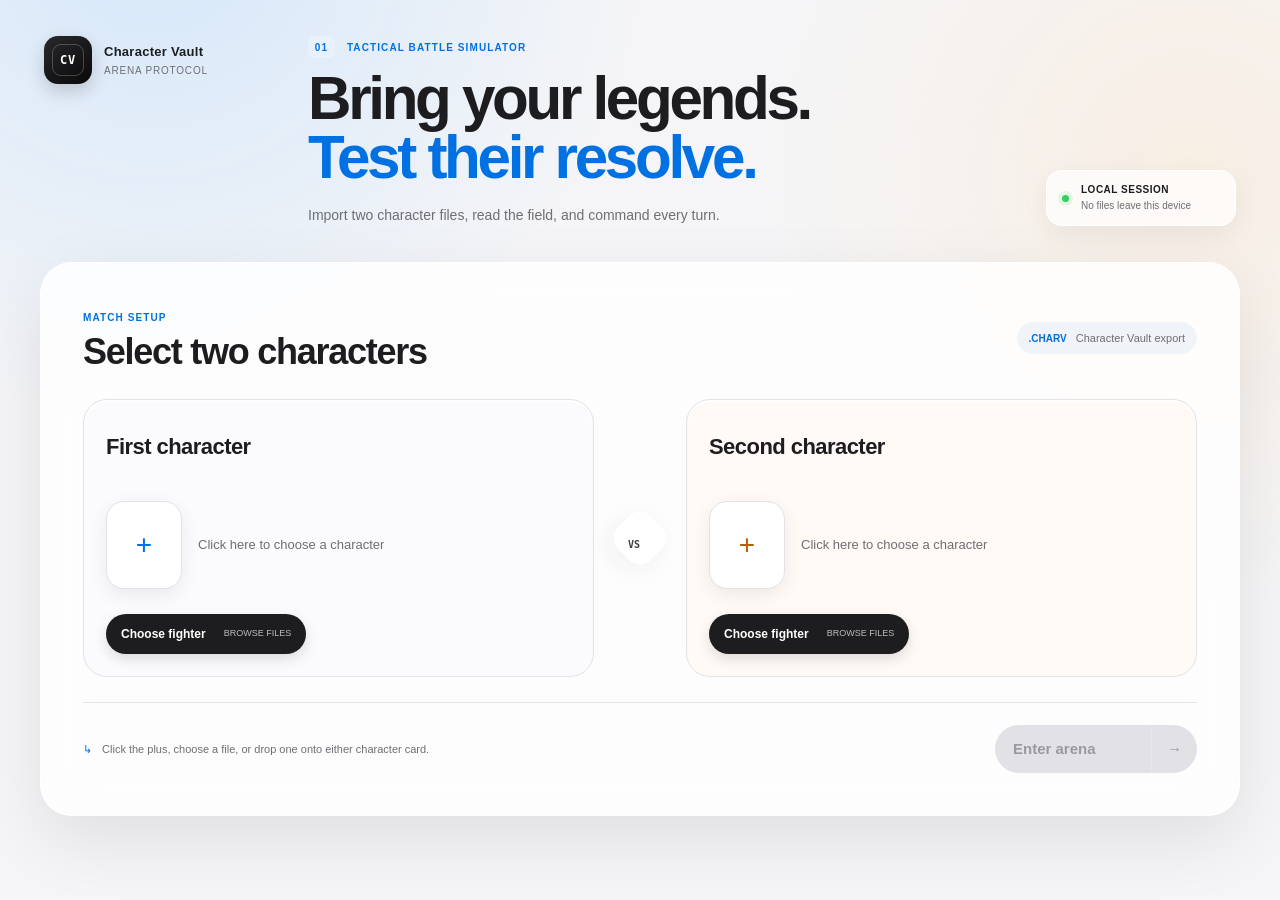
<file: index.html>
<!doctype html><html lang="en"><head><meta charset="utf-8"><meta name="viewport" content="width=device-width, initial-scale=1"><meta http-equiv="refresh" content="0; url=./arena/"><title>Character Vault Battle Arena</title></head><body><a href="./arena/">Open the Battle Arena</a></body></html>
</file>
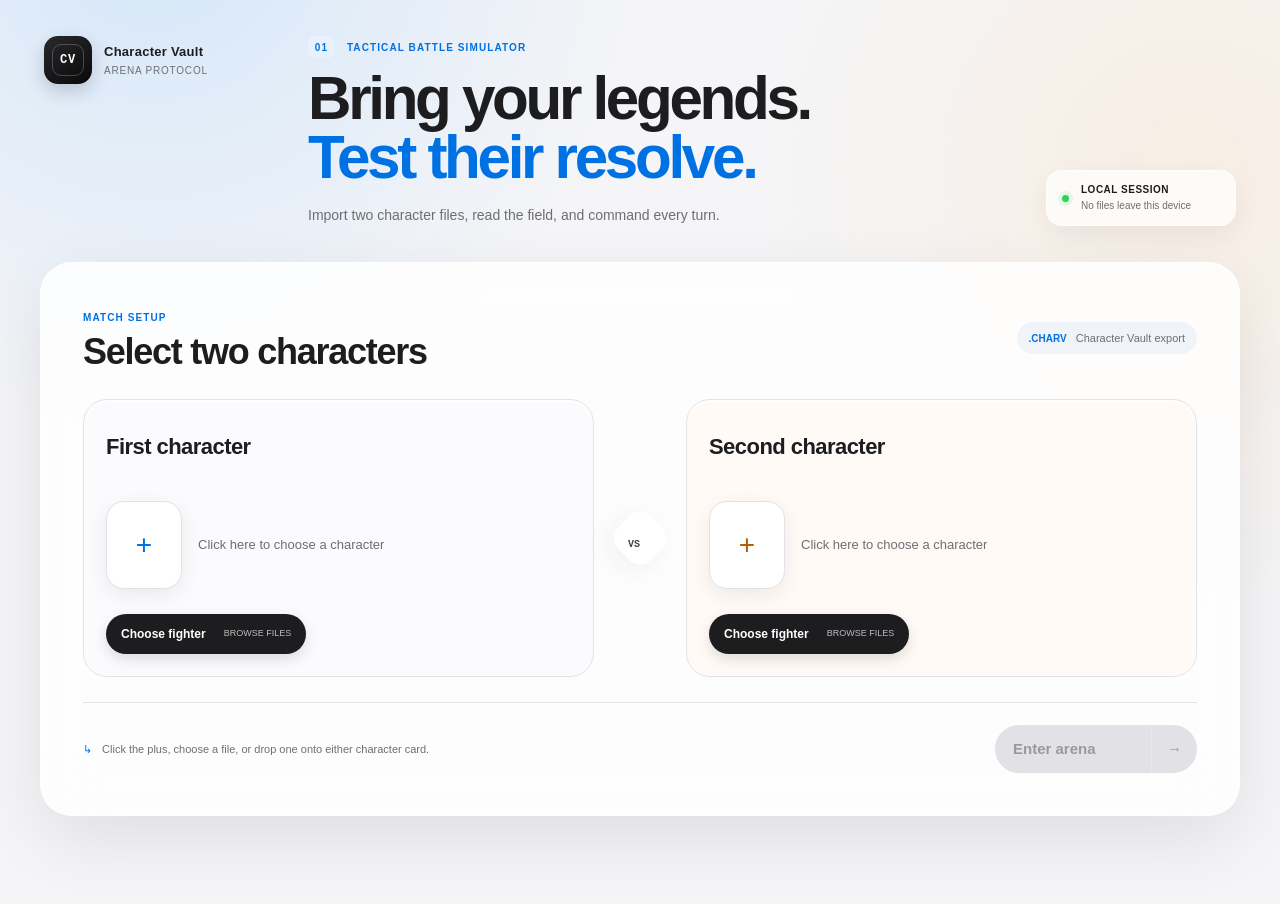
<file: arena/index.html>
<!doctype html>
<html lang="en">
<head>
  <meta charset="utf-8">
  <meta name="viewport" content="width=device-width, initial-scale=1">
  <meta name="theme-color" content="#f5f5f7">
  <meta name="description" content="Import two Character Vault fighters and run a private turn-based battle in your browser.">
  <link rel="icon" href="data:,">
  <title>Character Vault · Battle Arena</title>
  <link rel="stylesheet" href="./arena.css">
</head>
<body>
  <div class="arena-backdrop" aria-hidden="true">
    <span class="backdrop-orbit orbit-one"></span>
    <span class="backdrop-orbit orbit-two"></span>
    <span class="backdrop-axis"></span>
  </div>
  <main class="arena-shell">
    <header class="arena-header">
      <a class="arena-brand" href="./" aria-label="Character Vault Arena home">
        <span class="arena-mark" aria-hidden="true"><i></i><b>CV</b></span>
        <span class="brand-copy"><strong>Character Vault</strong><small>Arena protocol</small></span>
      </a>
      <div class="arena-intro">
        <div class="arena-eyebrow"><span>01</span> Tactical battle simulator</div>
        <h1>Bring your legends.<br><em>Test their resolve.</em></h1>
        <p>Import two character files, read the field, and command every turn.</p>
      </div>
      <div class="privacy-note"><span aria-hidden="true"></span><strong>Local session</strong><small>No files leave this device</small></div>
    </header>

    <section class="setup-panel" id="fightSetup" aria-labelledby="setupTitle">
      <div class="section-heading">
        <div>
          <span class="step-label">Match setup</span>
          <h2 id="setupTitle">Select two characters</h2>
        </div>
        <span class="file-hint"><b>.charv</b> Character Vault export</span>
      </div>
      <div class="import-grid">
        <section class="import-slot" id="importSlotA" aria-labelledby="slotTitleA">
          <h3 id="slotTitleA">First character</h3>
          <label class="import-preview" id="previewA" for="fileA" title="Choose the first character file"><span class="empty-glyph" aria-hidden="true">+</span><span>Click here to choose a character</span></label>
          <label class="import-button" for="fileA"><span>Choose fighter</span><small>Browse files</small></label>
          <input id="fileA" type="file" accept=".charv,.zip" aria-label="Import Character A file">
        </section>
        <div class="setup-versus" aria-hidden="true"><span>VS</span></div>
        <section class="import-slot" id="importSlotB" aria-labelledby="slotTitleB">
          <h3 id="slotTitleB">Second character</h3>
          <label class="import-preview" id="previewB" for="fileB" title="Choose the second character file"><span class="empty-glyph" aria-hidden="true">+</span><span>Click here to choose a character</span></label>
          <label class="import-button" for="fileB"><span>Choose fighter</span><small>Browse files</small></label>
          <input id="fileB" type="file" accept=".charv,.zip" aria-label="Import Character B file">
        </section>
      </div>
      <div class="setup-footer">
        <p><span aria-hidden="true">↳</span> Click the plus, choose a file, or drop one onto either character card.</p>
        <button class="arena-primary" id="fightStartBtn" type="button" disabled><span>Enter arena</span><i aria-hidden="true">→</i></button>
      </div>
    </section>

    <section class="battle-panel" id="fightArena" aria-label="Battle arena" hidden>
      <div class="battle-topline">
        <div><span class="step-label">Active encounter</span><h2>Arena floor</h2></div>
        <div class="battle-heading-actions">
          <span class="match-mode"><i aria-hidden="true"></i> Turn-based match</span>
          <button class="arena-secondary" id="fightResetBtn" type="button">End session</button>
        </div>
      </div>
      <div class="battle-stage">
        <div class="stage-orb stage-orb-left" aria-hidden="true"></div>
        <div class="stage-orb stage-orb-right" aria-hidden="true"></div>
        <div class="fight-combatants" id="fightCombatants"></div>
        <div class="fight-tempo">
          <div class="fight-turn" id="fightTurnIndicator"></div>
          <div class="fight-upcoming" id="fightUpcoming"></div>
        </div>
      </div>
      <div class="battle-bottom-grid">
        <div class="action-shell">
          <div class="panel-caption"><span>Command deck</span><small>Choose one action</small></div>
          <div class="fight-actions" id="fightActionPanel" hidden></div>
          <div class="battle-controls"><button class="arena-secondary" id="fightAutoBtn" type="button"><span class="auto-indicator" aria-hidden="true"></span> Run auto battle</button></div>
        </div>
        <section class="log-shell" aria-labelledby="logTitle">
          <div class="panel-caption" id="logTitle"><span>Combat record</span><small>Live telemetry</small></div>
          <div class="fight-log" id="fightLog" role="log" aria-live="polite" aria-relevant="additions"></div>
        </section>
      </div>
    </section>
    <p class="arena-status" id="arenaStatus" role="status" aria-live="polite"></p>
  </main>
  <script src="./vendor/jszip.min.js"></script>
  <script src="./charv.js"></script>
  <script src="../static/js/fight.js"></script>
  <script src="./arena.js"></script>
</body>
</html>
</file>
<file: arena/arena.css>
:root {
  color-scheme: light;
  --bg: #f5f5f7;
  --surface: #ffffff;
  --surface-soft: #fbfbfd;
  --surface-tint: #f0f4f8;
  --text: #1d1d1f;
  --muted: #6e6e73;
  --muted-strong: #424245;
  --line: #e2e2e7;
  --line-strong: #d2d2d7;
  --blue: #0071e3;
  --blue-hover: #0077ed;
  --blue-soft: #e8f2ff;
  --green: #248a3d;
  --green-soft: #eaf7ee;
  --orange: #b45f06;
  --orange-soft: #fff3e5;
  --red: #d70015;
  --red-soft: #fff0f1;
  --violet: #6e5bc7;
  --shadow-large: 0 24px 70px rgb(0 0 0 / .09);
  --shadow-card: 0 8px 28px rgb(0 0 0 / .06);
  --sans: -apple-system, BlinkMacSystemFont, "SF Pro Display", "SF Pro Text", "Segoe UI", sans-serif;
  --mono: "SFMono-Regular", Consolas, monospace;
}

* { box-sizing: border-box; }
html { min-height: 100%; background: var(--bg); }
body {
  min-width: 320px;
  min-height: 100vh;
  margin: 0;
  overflow-x: hidden;
  color: var(--text);
  background:
    radial-gradient(circle at 12% -8%, rgb(137 198 255 / .3), transparent 31rem),
    radial-gradient(circle at 93% 19%, rgb(255 220 178 / .28), transparent 27rem),
    var(--bg);
  font-family: var(--sans);
  font-size: 15px;
  line-height: 1.5;
  -webkit-font-smoothing: antialiased;
}
[hidden] { display: none !important; }
button, input, label { font: inherit; }
button { color: inherit; }
button:focus-visible, input:focus-visible, label:focus-visible { outline: 3px solid rgb(0 113 227 / .3); outline-offset: 3px; }
h1, h2, h3, p { margin: 0; }

.arena-backdrop { position: fixed; inset: 0; z-index: -1; overflow: hidden; pointer-events: none; }
.backdrop-orbit { position: absolute; border-radius: 50%; filter: blur(2px); }
.orbit-one { width: 420px; height: 420px; top: -270px; left: 48%; background: rgb(255 255 255 / .74); }
.orbit-two { width: 560px; height: 560px; right: -390px; top: 35%; background: rgb(255 255 255 / .55); }
.backdrop-axis { display: none; }

.arena-shell { width: min(1200px, calc(100% - 48px)); margin: 0 auto; padding: 28px 0 64px; }
.arena-header { display: grid; grid-template-columns: 220px 1fr auto; align-items: end; gap: 44px; padding: 8px 4px 36px; }
.arena-brand { align-self: start; display: inline-flex; align-items: center; gap: 12px; color: inherit; text-decoration: none; }
.arena-mark { position: relative; width: 48px; height: 48px; flex: none; display: grid; place-items: center; border-radius: 14px; color: #fff; background: linear-gradient(145deg, #29292c, #09090a); box-shadow: 0 7px 18px rgb(0 0 0 / .17); }
.arena-mark::before, .arena-mark::after { display: none; }
.arena-mark i { position: absolute; inset: 8px; border: 1px solid rgb(255 255 255 / .22); border-radius: 9px; }
.arena-mark b { position: relative; font: 700 12px/1 var(--mono); letter-spacing: .06em; }
.brand-copy { display: grid; gap: 1px; }
.brand-copy strong { font-size: 13px; letter-spacing: .02em; }
.brand-copy small { color: var(--muted); font-size: 10px; letter-spacing: .08em; text-transform: uppercase; }
.arena-intro { max-width: 650px; }
.arena-eyebrow, .step-label { color: var(--blue); font-size: 10px; font-weight: 700; letter-spacing: .11em; text-transform: uppercase; }
.arena-eyebrow span { display: inline-grid; width: 27px; height: 22px; margin-right: 8px; place-items: center; border-radius: 7px; color: var(--blue); background: var(--blue-soft); }
h1 { margin-top: 12px; font-size: clamp(38px, 4.7vw, 62px); font-weight: 650; line-height: .98; letter-spacing: -.055em; }
h1 em { color: var(--blue); font-style: normal; font-weight: 650; }
.arena-intro > p { margin-top: 17px; color: var(--muted); font-size: 14px; }
.privacy-note { min-width: 190px; display: grid; grid-template-columns: 9px 1fr; column-gap: 10px; padding: 12px 15px; border: 1px solid rgb(255 255 255 / .85); border-radius: 16px; background: rgb(255 255 255 / .68); box-shadow: var(--shadow-card); backdrop-filter: blur(18px); }
.privacy-note > span { grid-row: span 2; align-self: center; width: 7px; height: 7px; border-radius: 50%; background: #30d158; box-shadow: 0 0 0 4px rgb(48 209 88 / .12); }
.privacy-note strong { font-size: 10px; line-height: 1.45; letter-spacing: .05em; text-transform: uppercase; }
.privacy-note small { color: var(--muted); font-size: 10px; }

.setup-panel, .battle-panel { position: relative; padding: clamp(24px, 3.3vw, 42px); border: 1px solid rgb(255 255 255 / .9); border-radius: 32px; background: rgb(255 255 255 / .82); box-shadow: var(--shadow-large); backdrop-filter: blur(28px); }
.setup-panel::before, .setup-panel::after, .battle-panel::before, .battle-panel::after { display: none; }
.section-heading, .battle-topline, .setup-footer { display: flex; align-items: center; justify-content: space-between; gap: 20px; }
h2 { margin-top: 6px; font-size: clamp(27px, 3vw, 36px); font-weight: 650; line-height: 1.06; letter-spacing: -.035em; }
.file-hint { padding: 8px 12px; border-radius: 999px; color: var(--muted); background: var(--surface-tint); font-size: 11px; }
.file-hint b { margin-right: 6px; color: var(--blue); font-size: 10px; text-transform: uppercase; }

.import-grid { display: grid; grid-template-columns: minmax(0, 1fr) 60px minmax(0, 1fr); align-items: stretch; gap: 16px; margin: 27px 0 25px; }
.import-slot { position: relative; min-height: 278px; padding: 22px; display: flex; flex-direction: column; align-items: flex-start; overflow: hidden; border: 1px solid var(--line); border-radius: 24px; background: var(--surface-soft); box-shadow: 0 2px 0 rgb(255 255 255) inset; transition: border-color .2s ease, transform .2s ease, box-shadow .2s ease; }
.import-slot:last-child { background: #fffaf5; }
.import-slot.dragging { border-color: var(--blue); transform: translateY(-3px); box-shadow: 0 12px 30px rgb(0 113 227 / .1); }
.import-slot.loaded { border-color: #8bc1fa; box-shadow: 0 10px 30px rgb(0 113 227 / .08); }
.import-slot:last-child.loaded { border-color: #efbd87; box-shadow: 0 10px 30px rgb(180 95 6 / .08); }
.import-slot h3 { margin: 8px 0 14px; font-size: 22px; font-weight: 650; letter-spacing: -.025em; }
.import-preview { width: 100%; min-width: 0; flex: 1; display: flex; align-items: center; gap: 16px; color: var(--muted); font-size: 13px; cursor: pointer; border-radius: 18px; }
.import-preview:hover .empty-glyph { color: #fff; background: var(--blue); transform: translateY(-2px); box-shadow: 0 9px 24px rgb(0 113 227 / .2); }
.import-slot:last-child .import-preview:hover .empty-glyph { color: #fff; background: var(--orange); box-shadow: 0 9px 24px rgb(180 95 6 / .18); }
.import-preview strong { display: block; color: var(--text); font-size: 21px; font-weight: 650; line-height: 1.1; letter-spacing: -.02em; overflow-wrap: anywhere; }
.import-preview small { display: block; margin-top: 6px; color: var(--muted); font-size: 10px; text-transform: uppercase; letter-spacing: .04em; }
.import-preview img, .empty-glyph { width: 76px; height: 88px; flex: none; border-radius: 18px; border: 1px solid var(--line); object-fit: cover; background: #fff; box-shadow: 0 6px 20px rgb(0 0 0 / .07); transition: color .18s ease, background .18s ease, transform .18s ease, box-shadow .18s ease; }
.empty-glyph { display: grid; place-items: center; color: var(--blue); font-size: 28px; font-weight: 300; }
.import-slot:last-child .empty-glyph { color: var(--orange); }
.import-button, .arena-primary, .arena-secondary { border: 0; border-radius: 999px; cursor: pointer; transition: background .18s ease, transform .18s ease, box-shadow .18s ease; }
.import-button { min-width: 182px; display: flex; align-items: center; justify-content: space-between; gap: 18px; padding: 11px 15px; color: #fff; background: var(--text); box-shadow: 0 5px 14px rgb(0 0 0 / .13); }
.import-button > span { font-size: 12px; font-weight: 650; }
.import-button > small { color: rgb(255 255 255 / .7); font-size: 9px; text-transform: uppercase; }
.import-button:hover { background: #000; transform: translateY(-1px); }
.import-slot input[type=file] { position: absolute; width: 1px; height: 1px; opacity: 0; overflow: hidden; }
.setup-versus { display: grid; place-items: center; }
.setup-versus::before, .setup-versus::after { display: none; }
.setup-versus span { width: 46px; height: 46px; display: grid; place-items: center; border-radius: 15px; color: var(--muted-strong); background: #fff; box-shadow: var(--shadow-card); font-size: 0; transform: rotate(45deg); }
.setup-versus span::after { content: "VS"; font: 700 10px var(--mono); transform: rotate(-45deg); }
.setup-footer { padding-top: 22px; border-top: 1px solid var(--line); }
.setup-footer p { color: var(--muted); font-size: 11px; }
.setup-footer p span { margin-right: 7px; color: var(--blue); }
.arena-primary { min-width: 202px; padding: 0; display: inline-flex; align-items: stretch; justify-content: space-between; color: #fff; background: var(--blue); box-shadow: 0 8px 20px rgb(0 113 227 / .22); font-weight: 650; }
.arena-primary > span { padding: 13px 18px; }
.arena-primary > i { width: 46px; display: grid; place-items: center; border-left: 1px solid rgb(255 255 255 / .22); font-style: normal; }
.arena-primary:hover:not(:disabled) { background: var(--blue-hover); transform: translateY(-2px); }
.arena-primary:disabled { color: #99999f; background: #e1e1e6; box-shadow: none; cursor: not-allowed; }
.arena-secondary { padding: 10px 16px; color: var(--text); background: #ededf1; font-size: 11px; font-weight: 650; }
.arena-secondary:hover { background: #e2e2e7; transform: translateY(-1px); }

.battle-topline { margin-bottom: 22px; }
.fight-combatants { display: grid; grid-template-columns: minmax(0, 1fr) 46px minmax(0, 1fr); align-items: stretch; gap: 14px; }
.fighter { position: relative; min-width: 0; padding: 19px; border: 1px solid var(--line); border-radius: 24px; background: var(--surface); box-shadow: var(--shadow-card); }
.fighter::before { position: absolute; inset: 0 20px auto; height: 4px; border-radius: 0 0 5px 5px; content: ""; background: var(--blue); }
.fighter:last-child::before { background: #e88728; }
.fighter-identity { display: grid; grid-template-columns: auto minmax(0, 1fr) auto; align-items: center; gap: 13px; margin-bottom: 15px; }
.fighter-portrait { position: relative; width: 72px; height: 82px; overflow: hidden; border-radius: 18px; background: var(--surface-tint); box-shadow: 0 5px 16px rgb(0 0 0 / .09); }
.fighter-portrait img { width: 100%; height: 100%; display: block; object-fit: cover; }
.adjustable-thumb { object-position: var(--thumb-x, 50%) var(--thumb-y, 50%) !important; transform: scale(var(--thumb-zoom, 1)); transform-origin: var(--thumb-x, 50%) var(--thumb-y, 50%); }
.fighter-portrait-fallback { width: 100%; height: 100%; display: grid; place-items: center; color: var(--blue); font-size: 32px; font-weight: 650; }
.fighter:last-child .fighter-portrait-fallback { color: var(--orange); }
.fighter-heading { min-width: 0; }
.fighter-slot { display: block; margin-bottom: 4px; color: var(--blue); font-size: 9px; font-weight: 700; letter-spacing: .08em; text-transform: uppercase; }
.fighter:last-child .fighter-slot { color: var(--orange); }
.fighter-name { font-size: 22px; font-weight: 650; line-height: 1.05; letter-spacing: -.025em; overflow-wrap: anywhere; }
.fighter-state-badge { align-self: start; padding: 5px 8px; border-radius: 999px; color: var(--muted-strong); background: #ededf1; font-size: 8px; font-weight: 700; letter-spacing: .05em; text-transform: uppercase; }
.fighter-state-badge.active { color: var(--blue); background: var(--blue-soft); }
.fighter-state-badge.guard { color: var(--violet); background: #f1efff; }
.fighter-state-badge.danger { color: var(--red); background: var(--red-soft); }
.bar { position: relative; height: 24px; margin-top: 8px; overflow: hidden; border-radius: 999px; background: #ececf0; }
.bar-fill { height: 100%; border-radius: inherit; transition: width .35s ease; }
.bar.hp .bar-fill { background: linear-gradient(90deg, #34a853, #5ac878); }
.bar.mana .bar-fill { background: linear-gradient(90deg, #2d7fd3, #64a8ef); }
.bar-label { position: absolute; inset: 0; display: grid; place-items: center; color: #fff; font: 700 9px var(--mono); text-shadow: 0 1px 3px rgb(0 0 0 / .25); }
.fighter-stat-grid { display: grid; grid-template-columns: repeat(6, minmax(0, 1fr)); gap: 5px; margin-top: 13px; }
.fighter-stat { min-width: 0; padding: 8px 4px 7px; display: grid; justify-items: center; border-radius: 11px; background: #f3f3f6; text-align: center; }
.fighter-stat > span { color: var(--muted); font-size: 8px; font-weight: 700; }
.fighter-stat > strong { margin-top: 3px; font: 700 13px var(--mono); }
.fighter-stat > small { color: var(--muted); font-size: 8px; }
.fighter-effect-groups { display: grid; gap: 7px; margin-top: 12px; }
.fighter-effect-group { padding: 9px 11px; border-radius: 13px; background: var(--surface-soft); }
.fighter-effect-heading { display: flex; justify-content: space-between; gap: 10px; margin-bottom: 6px; color: var(--muted); font-size: 8px; font-weight: 700; letter-spacing: .06em; text-transform: uppercase; }
.fighter-effect-heading b { color: var(--muted-strong); }
.fighter-effects { display: flex; flex-wrap: wrap; gap: 5px; }
.effect-empty { color: #9a9aa0; font-size: 10px; }
.effect-pill { display: inline-flex; flex-wrap: wrap; gap: 5px; padding: 5px 8px; border-radius: 999px; color: var(--muted-strong); background: #ededf1; font-size: 9px; }
.effect-pill.buff, .effect-pill.immune { color: var(--green); background: var(--green-soft); }
.effect-pill.debuff, .effect-pill.dot { color: var(--red); background: var(--red-soft); }
.effect-pill.cooldown { color: var(--orange); background: var(--orange-soft); }
.effect-name { font-weight: 700; }
.effect-detail { opacity: .78; }
.fight-vs { display: grid; place-items: center; color: var(--muted); }
.fight-vs span { font: 700 10px var(--mono); letter-spacing: .08em; writing-mode: vertical-rl; }

.fight-tempo { margin: 15px 0; padding: 12px 15px; display: flex; align-items: center; justify-content: space-between; gap: 16px; border-radius: 15px; background: #f0f0f3; }
.fight-turn { font-size: 11px; font-weight: 700; letter-spacing: .04em; text-transform: uppercase; }
.fight-turn:not(:empty)::before { display: inline-block; width: 7px; height: 7px; margin-right: 9px; border-radius: 50%; content: ""; background: var(--blue); box-shadow: 0 0 0 4px rgb(0 113 227 / .1); vertical-align: 1px; }
.fight-upcoming { color: var(--muted); font-size: 9px; text-align: right; }
.battle-bottom-grid { display: grid; grid-template-columns: minmax(0, 1.65fr) minmax(280px, .82fr); gap: 15px; align-items: start; }
.action-shell, .log-shell { min-width: 0; padding: 18px; border: 1px solid var(--line); border-radius: 22px; background: var(--surface); box-shadow: var(--shadow-card); }
.panel-caption { display: flex; align-items: baseline; justify-content: space-between; gap: 12px; margin-bottom: 15px; color: var(--blue); font-size: 9px; font-weight: 700; letter-spacing: .1em; text-transform: uppercase; }
.panel-caption small { color: var(--muted); font-size: 8px; letter-spacing: .05em; }
.fight-action-head { display: grid; grid-template-columns: auto 1fr auto; align-items: baseline; gap: 10px; margin-bottom: 15px; padding-bottom: 12px; border-bottom: 1px solid var(--line); }
.fight-action-head > span { color: var(--blue); font-size: 8px; font-weight: 700; text-transform: uppercase; }
.fight-action-head > strong { font-size: 19px; font-weight: 650; letter-spacing: -.02em; }
.fight-action-head > small { color: var(--muted); font-size: 9px; }
.fight-action-section + .fight-action-section { margin-top: 16px; }
.fight-action-section-title { margin-bottom: 8px; color: var(--muted); font-size: 8px; font-weight: 700; letter-spacing: .08em; text-transform: uppercase; }
.fight-action-grid { display: grid; grid-template-columns: repeat(2, minmax(0, 1fr)); gap: 8px; }
.fight-action-section.tactics .fight-action-grid { grid-template-columns: repeat(3, minmax(0, 1fr)); }
.fight-actions button { position: relative; min-width: 0; min-height: 100px; padding: 12px 13px; display: flex; flex-direction: column; align-items: stretch; border: 1px solid var(--line); border-radius: 16px; background: var(--surface-soft); color: var(--text); text-align: left; cursor: pointer; overflow: hidden; transition: border-color .16s ease, background .16s ease, transform .16s ease, box-shadow .16s ease; }
.fight-actions button::before { position: absolute; inset: 0 auto 0 0; width: 4px; content: ""; background: var(--blue); }
.fight-actions button:hover:not(:disabled) { border-color: #b9d7f7; background: #fff; transform: translateY(-2px); box-shadow: 0 8px 20px rgb(0 0 0 / .07); }
.fight-actions button:disabled { opacity: .4; cursor: not-allowed; }
.fight-actions button.kind-heal::before, .fight-actions button.kind-buff::before, .fight-actions button.kind-immunity::before, .fight-actions button.kind-thorns::before { background: #34a853; }
.fight-actions button.kind-debuff::before, .fight-actions button.kind-stun::before, .fight-actions button.kind-bleed::before, .fight-actions button.kind-poison::before, .fight-actions button.kind-slow::before { background: var(--red); }
.fight-actions button.defend::before { background: var(--violet); }
.fight-actions button.auto-decide::before { background: var(--orange); }
.fa-top { display: flex; align-items: center; justify-content: space-between; gap: 8px; }
.fa-kind, .fa-cost { color: var(--muted); font-size: 8px; font-weight: 700; text-transform: uppercase; }
.fa-cost { text-align: right; }
.fa-label { margin-top: 9px; font-size: 13px; font-weight: 700; line-height: 1.2; }
.fa-description { margin-top: 4px; color: var(--muted-strong); font-size: 10px; line-height: 1.35; }
.fa-preview { margin-top: auto; padding-top: 7px; color: var(--muted); font-size: 9px; line-height: 1.35; }
.fight-action-empty { grid-column: 1 / -1; padding: 14px; border-radius: 14px; background: #f3f3f6; color: var(--muted); font-size: 11px; }
.battle-controls { margin-top: 14px; padding-top: 14px; border-top: 1px solid var(--line); }
.battle-controls button { width: 100%; display: flex; align-items: center; justify-content: center; gap: 9px; }
.auto-indicator { width: 7px; height: 7px; border-radius: 50%; background: var(--orange); }
.fight-log { height: 450px; overflow: auto; scrollbar-color: #c7c7cc transparent; }
.fight-log > div { position: relative; padding: 10px 4px 10px 21px; border-bottom: 1px solid var(--line); color: var(--muted-strong); font-size: 10px; line-height: 1.5; }
.fight-log > div::before { position: absolute; top: 15px; left: 5px; width: 5px; height: 5px; border-radius: 50%; content: ""; background: #c7c7cc; }
.fight-log > div:last-child { color: var(--text); font-weight: 550; }
.fight-log > div:last-child::before { background: var(--blue); box-shadow: 0 0 0 4px rgb(0 113 227 / .1); }
.arena-status { min-height: 24px; padding: 11px 4px 0; color: var(--blue); font-size: 11px; }
.arena-status.error { color: var(--red); }

@media (max-width: 980px) {
  .arena-header { grid-template-columns: auto 1fr; gap: 28px; }
  .arena-brand { grid-column: 1 / -1; }
  .privacy-note { align-self: end; }
  .fighter-stat-grid { grid-template-columns: repeat(3, minmax(0, 1fr)); }
}
@media (max-width: 820px) {
  .arena-shell { width: min(100% - 30px, 680px); }
  .arena-header { grid-template-columns: 1fr; gap: 22px; }
  .privacy-note { width: max-content; }
  .import-grid { grid-template-columns: 1fr; gap: 11px; }
  .setup-versus { height: 48px; }
  .setup-versus span { width: 38px; height: 38px; border-radius: 12px; }
  .battle-bottom-grid { grid-template-columns: 1fr; }
  .fight-log { height: 220px; }
}
@media (max-width: 620px) {
  .arena-shell { width: min(100% - 20px, 500px); padding: 18px 0 38px; }
  .arena-header { padding: 4px 2px 25px; }
  .arena-mark { width: 43px; height: 43px; border-radius: 13px; }
  h1 { font-size: clamp(36px, 11vw, 48px); }
  .arena-intro > p { max-width: 390px; }
  .privacy-note { display: none; }
  .setup-panel, .battle-panel { padding: 18px; border-radius: 25px; }
  .section-heading { align-items: flex-start; }
  .file-hint { display: none; }
  .import-grid { margin: 20px 0; }
  .import-slot { min-height: 232px; padding: 17px; border-radius: 20px; }
  .import-preview img, .empty-glyph { width: 62px; height: 72px; border-radius: 15px; }
  .setup-footer { align-items: stretch; flex-direction: column; }
  .arena-primary { width: 100%; }
  .fight-combatants { grid-template-columns: 1fr; gap: 8px; }
  .fight-vs { height: 18px; }
  .fight-vs span { writing-mode: horizontal-tb; }
  .fighter { padding: 15px; border-radius: 20px; }
  .fighter-portrait { width: 58px; height: 66px; border-radius: 15px; }
  .fighter-name { font-size: 20px; }
  .fight-tempo { align-items: flex-start; flex-direction: column; gap: 5px; }
  .fight-upcoming { text-align: left; }
  .action-shell, .log-shell { padding: 14px; border-radius: 19px; }
  .fight-action-head { grid-template-columns: auto 1fr; }
  .fight-action-head > small { grid-column: 1 / -1; }
  .fight-action-grid, .fight-action-section.tactics .fight-action-grid { grid-template-columns: 1fr 1fr; }
  .fight-actions button { min-height: 106px; }
}
@media (max-width: 400px) {
  .fight-action-grid, .fight-action-section.tactics .fight-action-grid { grid-template-columns: 1fr; }
  .fight-actions button { min-height: 94px; }
}
@media (prefers-reduced-motion: reduce) {
  *, *::before, *::after { scroll-behavior: auto !important; transition-duration: .01ms !important; animation-duration: .01ms !important; }
}

/* Focused battle experience. The combat engine remains in static/js/fight.js. */
.battle-active {
  background:
    radial-gradient(circle at 10% 5%, rgb(129 196 255 / .34), transparent 32rem),
    radial-gradient(circle at 92% 7%, rgb(255 194 132 / .3), transparent 30rem),
    #f3f5f8;
}
.battle-active .arena-shell { width: min(1420px, calc(100% - 40px)); padding-top: 16px; }
.battle-active .arena-header { display: flex; align-items: center; justify-content: space-between; min-height: 58px; padding: 0 6px 16px; }
.battle-active .arena-intro, .battle-active .privacy-note { display: none; }
.battle-active .arena-mark { width: 42px; height: 42px; border-radius: 13px; }
.battle-active .brand-copy small { color: var(--blue); }
.battle-active .battle-panel { padding: 0; border: 0; border-radius: 0; background: transparent; box-shadow: none; backdrop-filter: none; }
.battle-topline { min-height: 68px; margin: 0 0 14px; padding: 0 4px; }
.battle-topline h2 { font-size: clamp(30px, 3vw, 42px); }
.battle-heading-actions { display: flex; align-items: center; gap: 10px; }
.match-mode { display: inline-flex; min-height: 38px; align-items: center; gap: 9px; padding: 0 14px; border-radius: 999px; color: var(--muted-strong); background: rgb(255 255 255 / .72); box-shadow: 0 5px 18px rgb(0 0 0 / .05); font-size: 11px; font-weight: 600; }
.match-mode i { width: 8px; height: 8px; border-radius: 50%; background: #30c75b; box-shadow: 0 0 0 4px rgb(48 199 91 / .12); }

.battle-stage { position: relative; padding: 30px 30px 18px; overflow: hidden; border: 1px solid rgb(255 255 255 / .9); border-radius: 34px; background: linear-gradient(135deg, rgb(234 246 255 / .96), rgb(255 255 255 / .94) 48%, rgb(255 244 232 / .94)); box-shadow: 0 22px 60px rgb(39 62 92 / .12), inset 0 1px 0 #fff; animation: arena-arrive .36s cubic-bezier(.2,.8,.2,1) both; }
.battle-stage::before { position: absolute; inset: 18px; border: 1px solid rgb(255 255 255 / .8); border-radius: 25px; content: ""; pointer-events: none; }
.battle-stage::after { position: absolute; left: 50%; top: 24px; bottom: 76px; width: 1px; content: ""; background: linear-gradient(transparent, rgb(94 111 130 / .14), transparent); pointer-events: none; }
.stage-orb { position: absolute; width: 310px; height: 310px; border-radius: 50%; filter: blur(2px); pointer-events: none; }
.stage-orb-left { top: -190px; left: -80px; background: rgb(85 174 255 / .18); }
.stage-orb-right { right: -90px; bottom: -210px; background: rgb(255 159 64 / .18); }
.fight-combatants { position: relative; z-index: 1; grid-template-columns: minmax(0, 1fr) 74px minmax(0, 1fr); align-items: center; gap: 18px; }
.fighter { padding: 22px; border: 1px solid rgb(255 255 255 / .92); border-radius: 27px; background: rgb(255 255 255 / .88); box-shadow: 0 16px 38px rgb(46 75 108 / .1), inset 0 1px 0 #fff; backdrop-filter: blur(16px); transition: box-shadow .22s ease, transform .22s ease, border-color .22s ease; }
.fighter::before { inset: 0 28px auto; height: 5px; border-radius: 0 0 8px 8px; }
.fighter:has(.fighter-state-badge.active) { border-color: rgb(0 113 227 / .28); box-shadow: 0 18px 44px rgb(0 113 227 / .16), 0 0 0 4px rgb(0 113 227 / .06); transform: translateY(-3px); }
.fighter:last-child:has(.fighter-state-badge.active) { border-color: rgb(232 135 40 / .35); box-shadow: 0 18px 44px rgb(232 135 40 / .16), 0 0 0 4px rgb(232 135 40 / .06); }
.fighter-identity { grid-template-columns: auto minmax(0, 1fr) auto; gap: 16px; margin-bottom: 17px; }
.fighter-portrait { width: 96px; height: 110px; border: 4px solid #fff; border-radius: 24px; box-shadow: 0 10px 28px rgb(0 0 0 / .13); }
.fighter-portrait-fallback { font-size: 40px; }
.fighter-slot { margin-bottom: 6px; font-size: 10px; }
.fighter-name { font-size: clamp(23px, 2vw, 30px); }
.fighter-state-badge { min-height: 28px; display: inline-flex; align-items: center; padding: 0 10px; font-size: 9px; }
.fighter-state-badge.active::before { width: 6px; height: 6px; margin-right: 6px; border-radius: 50%; content: ""; background: currentColor; }
.fighter-state-controls { align-self: start; display: grid; justify-items: end; gap: 6px; }
.fighter-details-toggle { min-height: 36px; padding: 0 11px; border: 0; border-radius: 999px; color: var(--blue); background: var(--blue-soft); font-size: 10px; font-weight: 650; cursor: pointer; transition: background .18s ease, transform .18s ease; }
.fighter-details-toggle:hover { background: #dcecff; }
.fighter-details-toggle:active { transform: scale(.97); }
.fighter-details { display: none; }
.fighter.details-open .fighter-details { display: block; animation: details-open .2s ease-out both; }
.bar { height: 29px; margin-top: 9px; border: 4px solid rgb(240 240 244 / .9); background: #e7e8ec; }
.bar-label { font-size: 10px; }
.fighter-stat-grid { gap: 7px; margin-top: 15px; }
.fighter-stat { min-height: 58px; align-content: center; border-radius: 15px; background: rgb(244 245 248 / .88); }
.fighter-stat > span { font-size: 9px; }
.fighter-stat > strong { font-size: 14px; }
.fighter-stat > small { font-size: 9px; }
.fighter-effect-groups { grid-template-columns: repeat(auto-fit, minmax(130px, 1fr)); gap: 8px; margin-top: 13px; }
.fighter-effect-group { min-width: 0; padding: 10px 12px; border: 1px solid #eeeef2; border-radius: 15px; background: rgb(255 255 255 / .72); }
.fighter-effect-heading { font-size: 9px; }
.effect-empty, .effect-pill { font-size: 10px; }
.fight-vs span { width: 58px; height: 58px; display: grid; place-items: center; border-radius: 50%; color: #fff; background: linear-gradient(145deg, #343438, #111113); box-shadow: 0 12px 28px rgb(0 0 0 / .2), 0 0 0 8px rgb(255 255 255 / .7); font-size: 11px; writing-mode: horizontal-tb; }
.fight-tempo { position: relative; z-index: 2; min-height: 52px; margin: 18px 0 0; padding: 10px 17px; border: 1px solid rgb(255 255 255 / .95); border-radius: 17px; background: rgb(255 255 255 / .8); box-shadow: 0 8px 24px rgb(43 65 90 / .07); backdrop-filter: blur(14px); }
.fight-turn { font-size: 12px; }
.fight-upcoming { font-size: 10px; }

.battle-bottom-grid { grid-template-columns: minmax(0, 1.9fr) minmax(290px, .78fr); gap: 16px; margin-top: 16px; }
.action-shell, .log-shell { padding: 20px; border-color: rgb(255 255 255 / .9); border-radius: 27px; background: rgb(255 255 255 / .88); box-shadow: 0 16px 40px rgb(39 62 92 / .09); backdrop-filter: blur(18px); }
.panel-caption { margin-bottom: 17px; font-size: 10px; }
.panel-caption small { font-size: 9px; }
.fight-action-head { min-height: 52px; align-items: center; margin-bottom: 17px; padding: 0 0 14px; }
.fight-action-head > span { padding: 5px 8px; border-radius: 999px; background: var(--blue-soft); font-size: 9px; }
.fight-action-head > strong { font-size: 23px; }
.fight-action-head > small { font-size: 10px; }
.fight-action-section + .fight-action-section { margin-top: 18px; }
.fight-action-section-title { margin-bottom: 9px; font-size: 9px; }
.fight-action-grid { gap: 9px; }
.fight-actions button { min-height: 112px; padding: 14px 15px 13px 18px; border-color: #e4e5e9; border-radius: 19px; background: linear-gradient(145deg, #fff, #f8f8fa); box-shadow: 0 5px 14px rgb(0 0 0 / .035); }
.fight-actions button::before { width: 5px; }
.fight-actions button:hover:not(:disabled) { border-color: #acd2fb; box-shadow: 0 11px 24px rgb(0 113 227 / .09); }
.fight-actions button:active:not(:disabled) { transform: scale(.985); }
.fa-kind, .fa-cost { font-size: 9px; }
.fa-label { margin-top: 10px; font-size: 15px; }
.fa-description { font-size: 11px; }
.fa-preview { font-size: 10px; }
.battle-controls { margin-top: 16px; padding-top: 16px; }
.battle-controls button { min-height: 46px; color: #fff; background: #1d1d1f; }
.battle-controls button:hover { color: #fff; background: #000; }
.log-shell { position: sticky; top: 16px; }
.fight-log { height: 510px; }
.fight-log > div { padding: 12px 5px 12px 23px; font-size: 11px; }
.fight-log > div::before { top: 17px; }
.battle-active .arena-status { display: none; }

@keyframes arena-arrive {
  from { opacity: 0; transform: translateY(10px) scale(.992); }
  to { opacity: 1; transform: none; }
}
@keyframes details-open {
  from { opacity: 0; transform: translateY(-4px); }
  to { opacity: 1; transform: none; }
}

@media (max-width: 1050px) {
  .battle-active .arena-shell { width: min(100% - 28px, 900px); }
  .battle-stage { padding: 22px 22px 16px; }
  .fight-combatants { grid-template-columns: 1fr 48px 1fr; gap: 12px; }
  .fighter { padding: 17px; }
  .fighter-portrait { width: 76px; height: 88px; border-radius: 20px; }
  .fighter-stat-grid { grid-template-columns: repeat(3, minmax(0, 1fr)); }
  .fighter-effect-groups { grid-template-columns: 1fr; }
  .battle-bottom-grid { grid-template-columns: 1fr; }
  .log-shell { position: static; }
  .fight-log { height: 220px; }
}

@media (max-width: 680px) {
  .battle-active .arena-shell { width: min(100% - 16px, 500px); padding-top: 10px; }
  .battle-active .arena-header { min-height: 48px; padding: 0 5px 11px; }
  .battle-active .arena-mark { width: 38px; height: 38px; }
  .battle-active .brand-copy strong { font-size: 12px; }
  .battle-active .brand-copy small { font-size: 9px; }
  .battle-topline { min-height: 58px; margin-bottom: 10px; padding: 0 5px; }
  .battle-topline h2 { font-size: 28px; }
  .match-mode { display: none; }
  .battle-stage { position: sticky; top: 6px; z-index: 20; padding: 10px; border-radius: 24px; box-shadow: 0 16px 38px rgb(39 62 92 / .18); }
  .battle-stage:has(.details-open) { position: relative; top: auto; }
  .battle-stage::before, .battle-stage::after { display: none; }
  .fight-combatants { grid-template-columns: minmax(0, 1fr) minmax(0, 1fr); gap: 7px; }
  .fight-combatants:has(.details-open) { grid-template-columns: 1fr; }
  .fight-vs { display: none; }
  .fighter { padding: 10px; border-radius: 18px; }
  .fighter:has(.fighter-state-badge.active), .fighter:last-child:has(.fighter-state-badge.active) { transform: none; }
  .fighter::before { inset: 0 16px auto; height: 4px; }
  .fighter-identity { grid-template-columns: 46px minmax(0, 1fr); gap: 8px; margin-bottom: 7px; }
  .fighter-portrait { width: 46px; height: 52px; border-width: 2px; border-radius: 14px; }
  .fighter-portrait-fallback { font-size: 23px; }
  .fighter-slot { margin-bottom: 2px; font-size: 8px; }
  .fighter-name { font-size: 16px; }
  .fighter-state-controls { grid-column: 1 / -1; width: 100%; display: flex; align-items: center; justify-content: space-between; gap: 5px; }
  .fighter-state-badge { min-height: 25px; padding: 0 7px; font-size: 7px; }
  .fighter-details-toggle { min-height: 44px; padding: 0 10px; font-size: 9px; }
  .bar { height: 20px; margin-top: 5px; border-width: 2px; }
  .bar-label { font-size: 7px; }
  .fighter-stat-grid { grid-template-columns: repeat(3, minmax(0, 1fr)); gap: 5px; margin-top: 10px; }
  .fighter-stat { min-height: 51px; border-radius: 12px; }
  .fighter-effect-groups { gap: 5px; margin-top: 9px; }
  .fighter-effect-group { padding: 8px 10px; border-radius: 12px; }
  .fight-tempo { min-height: 38px; align-items: center; flex-direction: row; gap: 5px; margin-top: 7px; padding: 7px 10px; border-radius: 13px; }
  .fight-turn { font-size: 9px; }
  .fight-upcoming { display: none; }
  .action-shell, .log-shell { padding: 15px; border-radius: 22px; }
  .fight-action-head { grid-template-columns: auto 1fr; gap: 8px; }
  .fight-action-head > strong { font-size: 20px; }
  .fight-action-head > small { grid-column: 1 / -1; }
  .fight-action-grid { grid-template-columns: 1fr; }
  .fight-action-section.tactics .fight-action-grid { grid-template-columns: repeat(3, minmax(0, 1fr)); }
  .fight-action-section.tactics .fight-actions button, .fight-action-section.tactics button { min-height: 94px; padding: 12px 9px 10px 13px; }
  .fight-action-section.tactics .fa-preview { display: none; }
  .fight-action-section.tactics .fa-cost { display: none; }
  .fight-actions button { min-height: 104px; }
  .fa-label { font-size: 13px; }
  .fight-log { height: 230px; }
}
</file>
